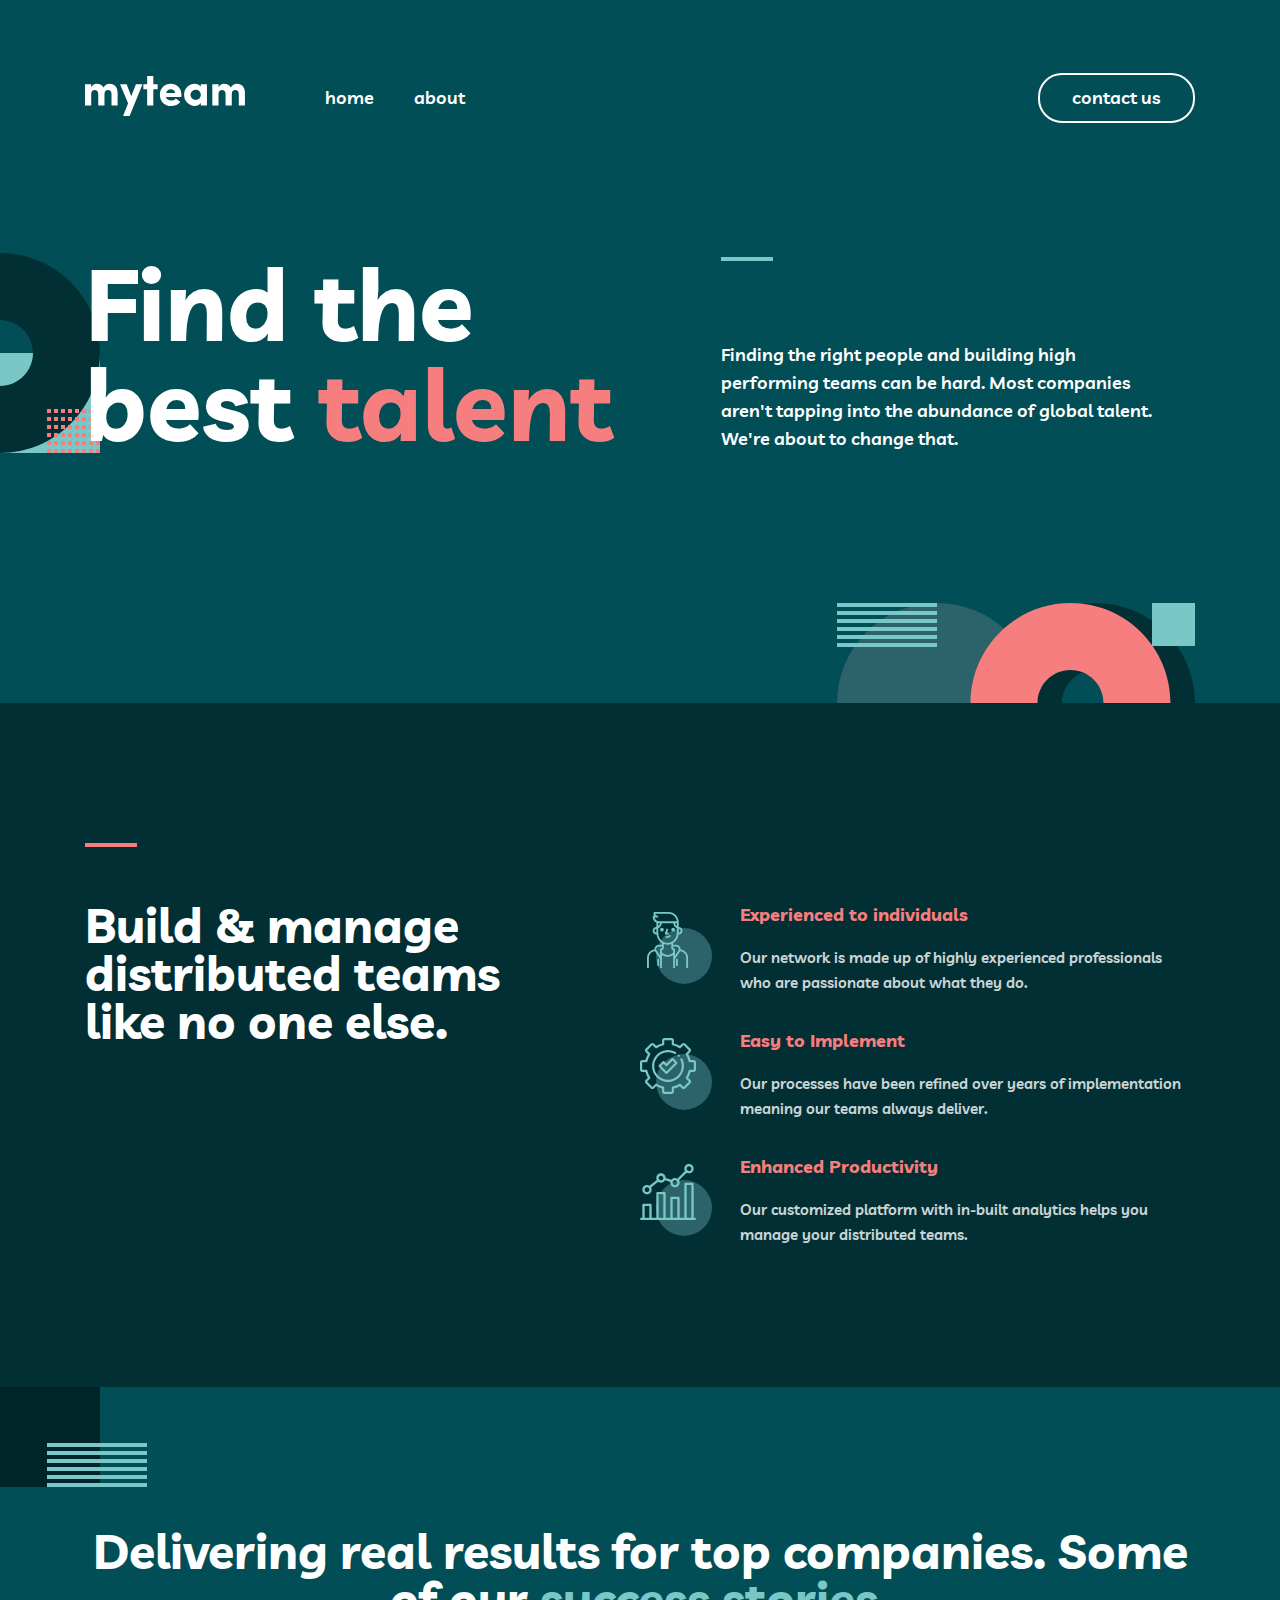
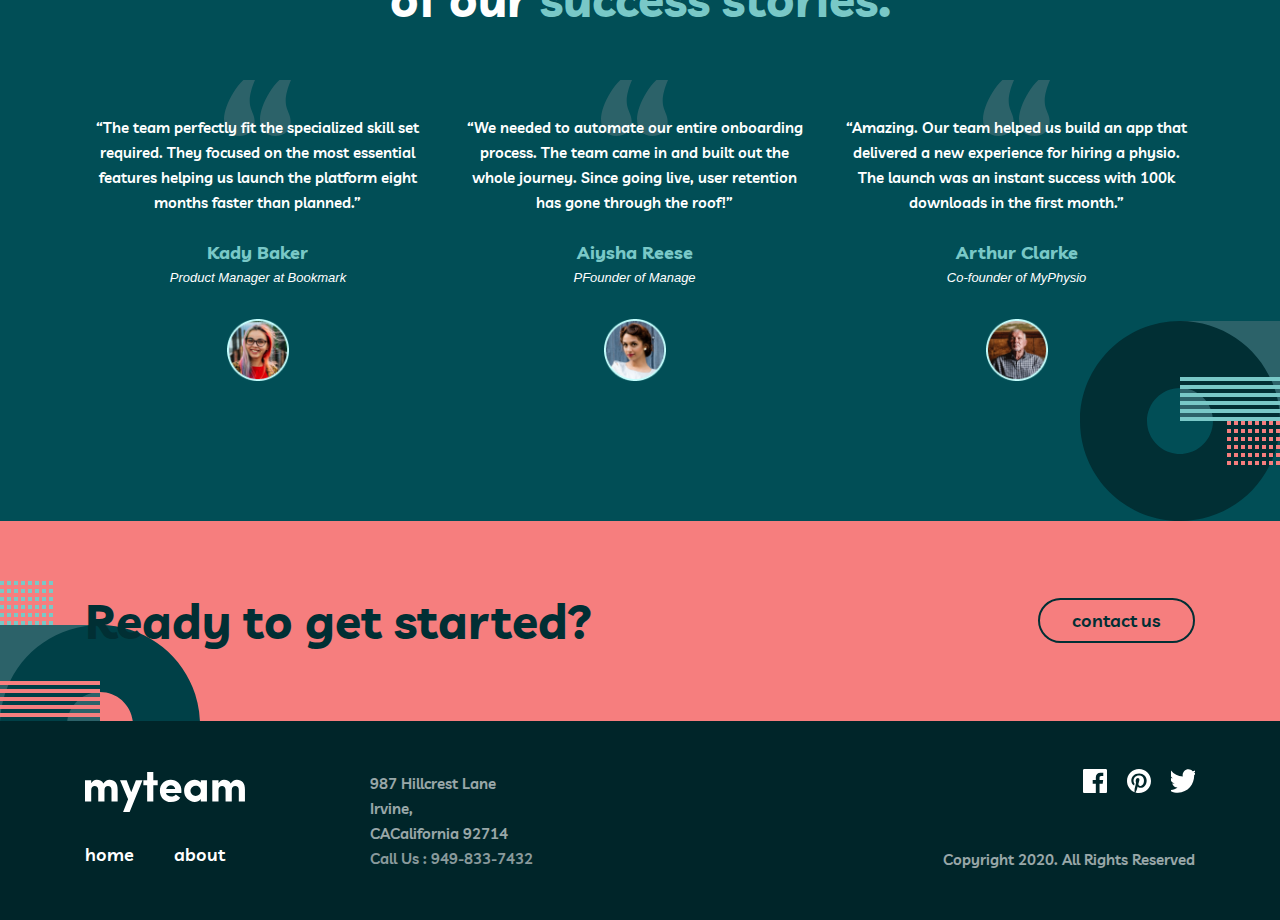
<file: index.html>
<!DOCTYPE html>
<html lang="en">

<head>
    <meta charset="UTF-8">
    <meta http-equiv="X-UA-Compatible" content="IE=edge">
    <meta name="viewport" content="width=device-width, initial-scale=1.0">
    <link rel = "icon" type = "image/png" href = "./images/myteam.svg">
    <link rel="stylesheet" href="./css/main.css">
    <title>MyTeam</title>
</head>

<body>
    <!-- Site Header Start  -->
    <header class="site-header">
        <div class="container">
            <div class="header-inner header">
                <div class="header__content">
                    <a class="header__logo--link" href="./">
                        <img class="header__img" src="./images/myteam.svg" width="160" height="40" alt="site logo">
                    </a>
                    <ol class="header__list">
                        <li class="header__item">
                            <a class="item__link" href="#">
                                home
                            </a>
                        </li>
                        <li class="header__item">
                            <a class="item__link" href="./about.html">
                                about
                            </a>
                        </li>
                    </ol>
                </div>

                <a class="sign__link" href="#link">contact us</a>
                <a class="hamburger__menu--link" href="#link">
                    <img class="hamburger__icon" src="./images/menu.svg" width="20" height="17"
                        alt="hamburger menu icon">
                </a>
            </div>
        </div>

    </header>
    <!-- Site Header End  -->
    <section class="site__hero">
        <div class="hero__section ">
            <div class="container">
                <div class="hero">
                    <div class="hero__left">
                        <h1 class="hero__title">
                            Find the best <span class="style">talent</span>
                        </h1>
                    </div>
                    <div class="hero__right">
                        <span class="line">

                        </span>
                        <p class="hero__text">
                            Finding the right people and building high performing teams can be hard. Most companies
                            aren't
                            tapping into the abundance of global talent. We're about to change that.
                        </p>
                    </div>
                </div>
            </div>
        </div>
    </section>

    <!-- Site Main Start  -->
    <main class="site-main">
        <section class="main-section">
            <div class="container">
                <div class="main__inner"> <span class="main-line"></span>
                    <div class="main-content">
                        <div class="main__left">
                            <h2 class="main__title">
                                Build & manage distributed teams like no one else.
                            </h2>
                        </div>
                        <div class="main__right">
                            <ul class="main__list">
                                <li class="main__item">
                                    <img src="./images/man.svg" width="72" height="72" alt="mens icon pictures">
                                    <div class="item__card">
                                        <h3 class="list__title">
                                            Experienced to individuals
                                        </h3>
                                        <p class="list__text">
                                            Our network is made up of highly experienced professionals who are
                                            passionate
                                            about
                                            what they do.
                                        </p>
                                    </div>
                                </li>
                                <li class="main__item">
                                    <img src="./images/settings.svg" width="72" height="72" alt="settings icon images">
                                    <div class="item__card">
                                        <h3 class="list__title">
                                            Easy to Implement
                                        </h3>
                                        <p class="list__text">
                                            Our processes have been refined over years of implementation meaning our
                                            teams
                                            always deliver.
                                        </p>
                                    </div>
                                </li>
                                <li class="main__item">
                                    <img src="./images/static.svg" width="72" height="72" alt="statics icon images">
                                    <div class="item__card">
                                        <h3 class="list__title">
                                            Enhanced Productivity
                                        </h3>
                                        <p class="list__text">
                                            Our customized platform with in-built analytics helps you manage your
                                            distributed teams.
                                        </p>
                                    </div>
                                </li>
                            </ul>
                        </div>
                    </div>
                </div>
            </div>
        </section>
    </main>
    <!-- Site Main End  -->
    <!-- article section start  -->
    <section class="site-article">
        <div class="article__section">
            <div class="container">
                <div class="article__content">
                    <div class="article__content--top">
                        <h2 class="article__top--title">
                            Delivering real results for top companies. Some of our <span
                                class="top__title--color">success
                                stories.</span>
                        </h2>
                    </div>
                    <ul class="article__list">
                        <li class="article__item">
                            <blockquote class="article__quote" cite="https://mohirdev.uz/"> “The team perfectly fit the
                                specialized
                                skill set required. They focused on the
                                most essential features helping us launch the platform eight months faster than
                                planned.”
                            </blockquote>
                            <div class="item__bottom">
                                <strong class="item__bottom--text">Kady Baker</strong>
                                <strong class="item__bottom--subtext">
                                    Product Manager at Bookmark
                                </strong>
                                <img class="article__img" src="./images/kady.png" width="62" height="62"
                                    alt="Kady Baker image">
                            </div>
                        </li>
                        <li class="article__item">
                            <blockquote class="article__quote" cite="https://mohirdev.uz/">“We needed to automate our
                                entire
                                onboarding process. The team came in and built out the whole journey. Since going live,
                                user
                                retention has gone through the roof!”
                            </blockquote>
                            <div class="item__bottom">
                                <strong class="item__bottom--text">Aiysha Reese</strong>
                                <strong class="item__bottom--subtext">
                                    PFounder of Manage
                                </strong>
                                <img class="article__img" src="./images/aisha.png" width="62" height="62"
                                    alt="Kady Baker image">
                            </div>
                        </li>
                        <li class="article__item">
                            <blockquote class="article__quote" cite="https://mohirdev.uz/">“Amazing. Our team helped us
                                build an app
                                that delivered a new experience for hiring a physio. The launch was an instant success
                                with
                                100k downloads in the first month.”
                            </blockquote>
                            <div class="item__bottom">
                                <strong class="item__bottom--text">Arthur Clarke</strong>
                                <strong class="item__bottom--subtext">
                                    Co-founder of MyPhysio
                                </strong>
                                <img class="article__img" src="./images/clark.png" width="62" height="62"
                                    alt="Kady Baker image">
                            </div>
                        </li>
                    </ul>
                </div>
            </div>
        </div>
    </section>
    <!-- article section end  -->
    <section class="site-ready">
        <div class="ready__img">
            <div class="container">
                <div class="ready-section">
                    <div class="ready__content--left">
                        <h2 class="heading">Ready to get started?</h2>
                    </div>
                    <div class="ready__content--right">
                        <a class="ready__link" href="#link">contact us</a>
                    </div>
                </div>
            </div>
        </div>
    </section>
    <!-- Site Footer Start  -->
    <footer class="site-footer">
        <div class="container">
            <div class="footer-inner footer">
                <div class="footer__content">
                    <div class="footer__content--inner">
                        <a class="footer__logo--link" href="./">
                            <img class="footer__logo--img" src="./images/myteam.svg" width="160" height="40"
                                alt="site logo">
                        </a>
                        <ul class="footer__list">
                            <li class="footer__item">
                                <a class="footer__item--link" href="./index.html">
                                    home
                                </a>
                            </li>
                            <li class="footer__item">
                                <a class="footer__item--link" href="#link">
                                    about
                                </a>
                            </li>
                        </ul>
                        <div class="content__top--none">
                            <a class="footer__img--link" href="#link">
                                <img class="footer__img" src="./images/fac.svg" width="24" height="24"
                                    alt="facebook logo icon">
                            </a>
                            <a class="footer__img--link" href="#link">
                                <img class="footer__img" src="./images/pin.svg" width="24" height="24"
                                    alt="facebook logo icon">
                            </a>
                            <a class="footer__img--link" href="#link">
                                <img class="footer__img" src="./images/twit.svg" width="24" height="24"
                                    alt="facebook logo icon">
                            </a>
                        </div>
                    </div>
                    <div class="footer__address">
                        <strong class="footer__desc">
                            987 Hillcrest Lane <br> Irvine,<br> CACalifornia 92714
                            <br> <a class="address__link" href="tel:+9498337432"> Call Us : 949-833-7432 </a>
                        </strong>
                    </div>
                </div>
                <div class="footer__content--right">
                    <div class="none">
                        <strong class="footer__desc">
                            987 Hillcrest Lane <br> Irvine,<br> CACalifornia 92714
                            <br> <a class="address__link" href="tel:+9498337432"> Call Us : 949-833-7432 </a>
                        </strong>
                    </div>
                    <div class="content__top">
                        <a class="footer__img--link" href="#link">
                            <img class="footer__img" src="./images/fac.svg" width="24" height="24"
                                alt="facebook logo icon">
                        </a>
                        <a class="footer__img--link" href="#link">
                            <img class="footer__img" src="./images/pin.svg" width="24" height="24"
                                alt="facebook logo icon">
                        </a>
                        <a class="footer__img--link" href="#link">
                            <img class="footer__img" src="./images/twit.svg" width="24" height="24"
                                alt="facebook logo icon">
                        </a>
                    </div>
                    <strong class="footer__desc">
                        Copyright 2020. All Rights Reserved
                    </strong>
                </div>
            </div>
        </div>
    </footer>
    <!-- Site Footer End  -->
</body>

</html>
</file>
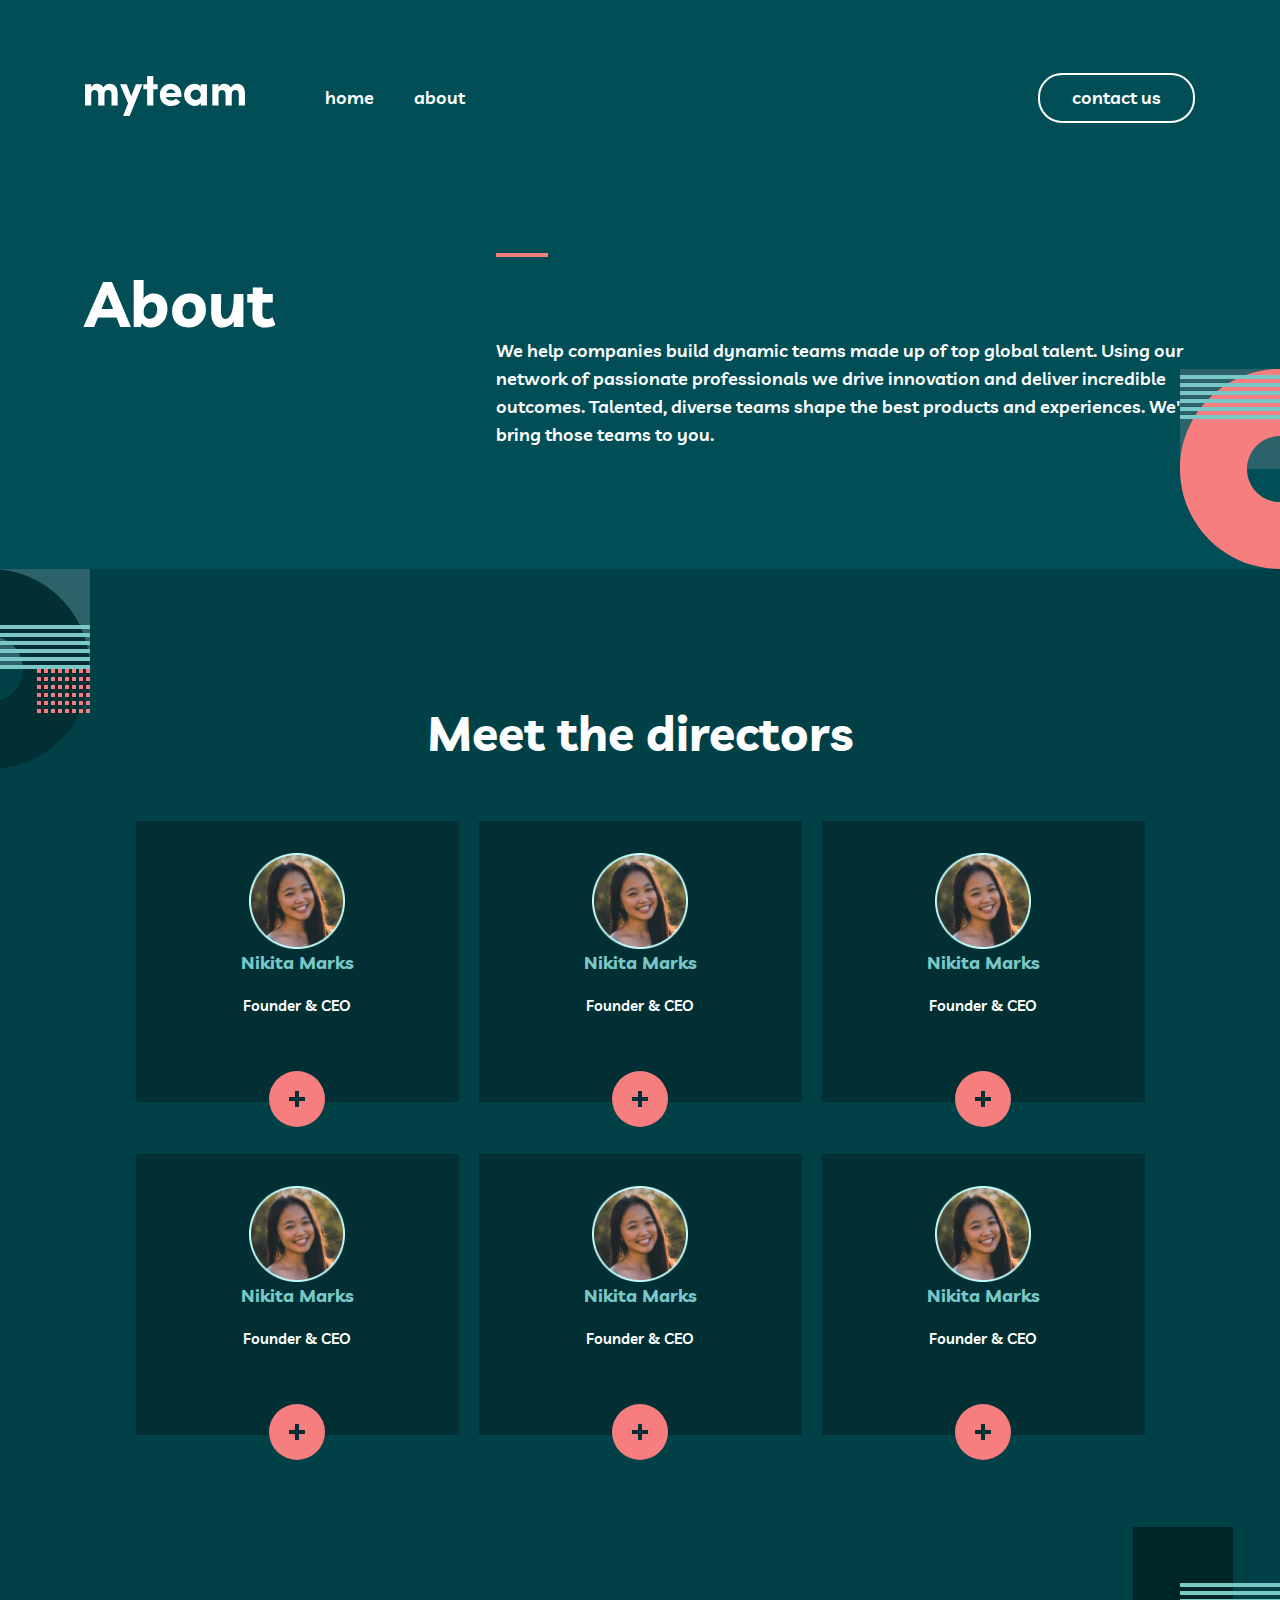
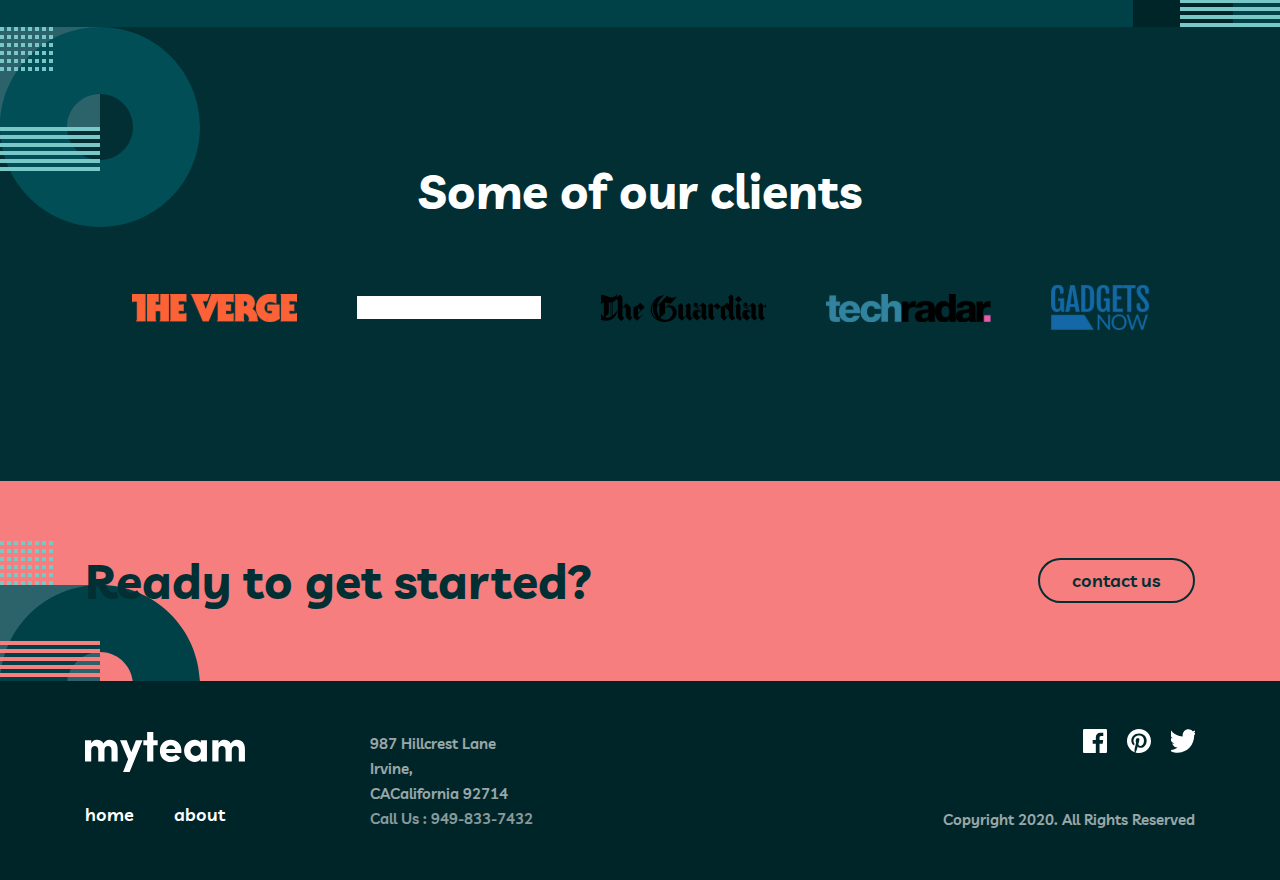
<file: about.html>
<!DOCTYPE html>
<html lang="en">

<head>
    <meta charset="UTF-8">
    <meta http-equiv="X-UA-Compatible" content="IE=edge">
    <meta name="viewport" content="width=device-width, initial-scale=1.0">
    <link rel = "icon" type = "image/png" href = "./images/myteam.svg">
    <link rel="stylesheet" href="./css/main.css">
    <title>Myteam About</title>
</head>

<body>
    <!-- Site Header Start  -->
    <header class="site-header">
        <div class="container">
            <div class="header-inner header">
                <div class="header__content">
                    <a class="header__logo--link" href="./">
                        <img class="header__img" src="./images/myteam.svg" width="160" height="40" alt="site logo">
                    </a>
                    <ol class="header__list">
                        <li class="header__item">
                            <a class="item__link" href="./">
                                home
                            </a>
                        </li>
                        <li class="header__item">
                            <a class="item__link" href="./about.html">
                                about
                            </a>
                        </li>
                    </ol>
                </div>

                <a class="sign__link" href="#link">contact us</a>
                <a class="hamburger__menu--link" href="#link">
                    <img class="hamburger__icon" src="./images/menu.svg" width="20" height="17"
                        alt="hamburger menu icon">
                </a>
            </div>
        </div>

    </header>
    <!-- Site Header End  -->
    <section class="site__hero">
        <div class="hero__section about__section">
            <div class="container">
                <div class="hero about__hero">
                    <div class="hero__left about__left">
                        <h1 class="hero__title caption">
                            About
                        </h1>
                    </div>
                    <div class="about__right">
                        <span class="line color__span">

                        </span>
                        <p class="hero__text">
                            We help companies build dynamic teams made up of top global talent. Using our network of
                            passionate professionals we drive innovation and deliver incredible outcomes. Talented,
                            diverse teams shape the best products and experiences. We'll bring those teams to you.
                        </p>
                    </div>
                </div>
            </div>
        </div>
    </section>
    <!-- article section end  -->
    <!-- meet section about page start  -->
    <section class="site-meet">
        <div class="meet-section">
            <div class="container">
                <div class="meet__content">
                    <h2 class="meet__title">
                        Meet the directors
                    </h2>
                    <ul class="meet__list">
                        <li class="meet__item">
                            <img class="item__img" src="./images/Oval.png" width="96" height="96" alt="Nikita Marks">
                            <h3 class="meet__sub--title">
                                Nikita Marks
                            </h3>
                            <p class="item__text">
                               Founder & CEO
                            </p>
                            <svg class="plus-img" width="56" height="56" viewBox="0 0 56 56" 
                                xmlns="http://www.w3.org/2000/svg">
                                <circle cx="28" cy="28" r="28" fill="#F67E7E" />
                                <path fill-rule="evenodd" clip-rule="evenodd"
                                    d="M30 20H26V26H20V30H26V36H30V30H36V26H30V20Z" fill="#012F34" />
                            </svg>
                        </li>
                        <li class="meet__item">
                            <img class="item__img" src="./images/Oval.png" width="96" height="96" alt="Nikita Marks">
                            <h3 class="meet__sub--title">
                                Nikita Marks
                            </h3>
                            <p class="item__text">
                               Founder & CEO
                            </p>
                            <svg class="plus-img" width="56" height="56" viewBox="0 0 56 56" 
                                xmlns="http://www.w3.org/2000/svg">
                                <circle cx="28" cy="28" r="28" fill="#F67E7E" />
                                <path fill-rule="evenodd" clip-rule="evenodd"
                                    d="M30 20H26V26H20V30H26V36H30V30H36V26H30V20Z" fill="#012F34" />
                            </svg>
                        </li>
                        <li class="meet__item">
                            <img class="item__img" src="./images/Oval.png" width="96" height="96" alt="Nikita Marks">
                            <h3 class="meet__sub--title">
                                Nikita Marks
                            </h3>
                            <p class="item__text">
                               Founder & CEO
                            </p>
                            <svg class="plus-img" width="56" height="56" viewBox="0 0 56 56" 
                                xmlns="http://www.w3.org/2000/svg">
                                <circle cx="28" cy="28" r="28" fill="#F67E7E" />
                                <path fill-rule="evenodd" clip-rule="evenodd"
                                    d="M30 20H26V26H20V30H26V36H30V30H36V26H30V20Z" fill="#012F34" />
                            </svg>
                        </li>
                        <li class="meet__item">
                            <img class="item__img" src="./images/Oval.png" width="96" height="96" alt="Nikita Marks">
                            <h3 class="meet__sub--title">
                                Nikita Marks
                            </h3>
                            <p class="item__text">
                               Founder & CEO
                            </p>
                            <svg class="plus-img" width="56" height="56" viewBox="0 0 56 56" 
                                xmlns="http://www.w3.org/2000/svg">
                                <circle cx="28" cy="28" r="28" fill="#F67E7E" />
                                <path fill-rule="evenodd" clip-rule="evenodd"
                                    d="M30 20H26V26H20V30H26V36H30V30H36V26H30V20Z" fill="#012F34" />
                            </svg>
                        </li>
                        <li class="meet__item">
                            <img class="item__img" src="./images/Oval.png" width="96" height="96" alt="Nikita Marks">
                            <h3 class="meet__sub--title">
                                Nikita Marks
                            </h3>
                            <p class="item__text">
                               Founder & CEO
                            </p>
                            <svg class="plus-img" width="56" height="56" viewBox="0 0 56 56" 
                                xmlns="http://www.w3.org/2000/svg">
                                <circle cx="28" cy="28" r="28" fill="#F67E7E" />
                                <path fill-rule="evenodd" clip-rule="evenodd"
                                    d="M30 20H26V26H20V30H26V36H30V30H36V26H30V20Z" fill="#012F34" />
                            </svg>
                        </li>
                        <li class="meet__item">
                            <img class="item__img" src="./images/Oval.png" width="96" height="96" alt="Nikita Marks">
                            <h3 class="meet__sub--title">
                                Nikita Marks
                            </h3>
                            <p class="item__text">
                               Founder & CEO
                            </p>
                            <svg class="plus-img" width="56" height="56" viewBox="0 0 56 56" 
                                xmlns="http://www.w3.org/2000/svg">
                                <circle cx="28" cy="28" r="28" fill="#F67E7E" />
                                <path fill-rule="evenodd" clip-rule="evenodd"
                                    d="M30 20H26V26H20V30H26V36H30V30H36V26H30V20Z" fill="#012F34" />
                            </svg>
                        </li>
                    </ul>
                </div>
            </div>
        </div>
    </section>
    <!-- about page client section start  -->
    <section class="site-client">
    <div class="client-section">
        <div class="container">
            <div class="client__content">
                <div class="client__content--top">
                    <h2 class="client__title">Some of our clients</h2>
                </div>
                <div class="client__logo">
                    <img class="client-img" src="./images/ob1.svg" width="165" height="28" alt="client company logo">
                    <img class="client-img" src="./images/ob2.svg" width="184" height="23" alt="client company logo">
                    <img class="client-img" src="./images/ob3.png" width="165" height="28" alt="client company logo">
                    <img class="client-img" src="./images/ob4.svg" width="165" height="28" alt="client company logo">
                    <img class="client-img" src="./images/ob5.svg" width="98" height="45" alt="client company logo">
                </div>
            </div>
        </div>
    </div>
    </section>
    <!-- about page client section end  -->
    <!-- meet section about page end -->
    <section class="site-ready">
        <div class="ready__img">
            <div class="container">
                <div class="ready-section">
                    <div class="ready__content--left">
                        <h2 class="heading">Ready to get started?</h2>
                    </div>
                    <div class="ready__content--right">
                        <a class="ready__link" href="#link">contact us</a>
                    </div>
                </div>
            </div>
        </div>
    </section>
    <!-- Site Footer Start  -->
    <footer class="site-footer">
        <div class="container">
            <div class="footer-inner footer">
                <div class="footer__content">
                    <div class="footer__content--inner">
                        <a class="footer__logo--link" href="./">
                            <img class="footer__logo--img" src="./images/myteam.svg" width="160" height="40"
                                alt="site logo">
                        </a>
                        <ul class="footer__list">
                            <li class="footer__item">
                                <a class="footer__item--link" href="./index.html">
                                    home
                                </a>
                            </li>
                            <li class="footer__item">
                                <a class="footer__item--link" href="#link">
                                    about
                                </a>
                            </li>
                        </ul>
                        <div class="content__top--none">
                            <a class="footer__img--link" href="#link">
                                <img class="footer__img" src="./images/fac.svg" width="24" height="24"
                                    alt="facebook logo icon">
                            </a>
                            <a class="footer__img--link" href="#link">
                                <img class="footer__img" src="./images/pin.svg" width="24" height="24"
                                    alt="facebook logo icon">
                            </a>
                            <a class="footer__img--link" href="#link">
                                <img class="footer__img" src="./images/twit.svg" width="24" height="24"
                                    alt="facebook logo icon">
                            </a>
                        </div>
                    </div>
                    <div class="footer__address">
                        <strong class="footer__desc">
                            987 Hillcrest Lane <br> Irvine,<br> CACalifornia 92714
                            <br> <a class="address__link" href="tel:+9498337432"> Call Us : 949-833-7432 </a>
                        </strong>
                    </div>
                </div>
                <div class="footer__content--right">
                    <div class="none">
                        <strong class="footer__desc">
                            987 Hillcrest Lane <br> Irvine,<br> CACalifornia 92714
                            <br> <a class="address__link" href="tel:+9498337432"> Call Us : 949-833-7432 </a>
                        </strong>
                    </div>
                    <div class="content__top">
                        <a class="footer__img--link" href="#link">
                            <img class="footer__img" src="./images/fac.svg" width="24" height="24"
                                alt="facebook logo icon">
                        </a>
                        <a class="footer__img--link" href="#link">
                            <img class="footer__img" src="./images/pin.svg" width="24" height="24"
                                alt="facebook logo icon">
                        </a>
                        <a class="footer__img--link" href="#link">
                            <img class="footer__img" src="./images/twit.svg" width="24" height="24"
                                alt="facebook logo icon">
                        </a>
                    </div>
                    <strong class="footer__desc">
                        Copyright 2020. All Rights Reserved
                    </strong>
                </div>
            </div>
        </div>
    </footer>
    <!-- Site Footer End  -->

</body>

</html>
</file>
<file: css/main.css>
/* livvic-600 - latin */
@font-face {
  font-family: "Livvic";
  font-style: normal;
  font-weight: 600;
  src: local(""), url("../fonts/livvic-v13-latin-600.woff2") format("woff2"), url("../fonts/livvic-v13-latin-600.woff") format("woff"); /* Chrome 6+, Firefox 3.6+, IE 9+, Safari 5.1+ */
}
/* livvic-700 - latin */
@font-face {
  font-family: "Livvic";
  font-style: normal;
  font-weight: 700;
  src: local(""), url("../fonts/livvic-v13-latin-700.woff2") format("woff2"), url("../fonts/livvic-v13-latin-700.woff") format("woff"); /* Chrome 6+, Firefox 3.6+, IE 9+, Safari 5.1+ */
}
/*! normalize.css v8.0.1 | MIT License | github.com/necolas/normalize.css */
/* Document
   ========================================================================== */
/**
 * 1. Correct the line height in all browsers.
 * 2. Prevent adjustments of font size after orientation changes in iOS.
 */
html {
  line-height: 1.15; /* 1 */
  -webkit-text-size-adjust: 100%; /* 2 */
}

/* Sections
   ========================================================================== */
/**
 * Remove the margin in all browsers.
 */
body {
  margin: 0;
}

/**
 * Render the `main` element consistently in IE.
 */
main {
  display: block;
}

/**
 * Correct the font size and margin on `h1` elements within `section` and
 * `article` contexts in Chrome, Firefox, and Safari.
 */
h1 {
  font-size: 2em;
  margin: 0.67em 0;
}

/* Grouping content
   ========================================================================== */
/**
 * 1. Add the correct box sizing in Firefox.
 * 2. Show the overflow in Edge and IE.
 */
hr {
  box-sizing: content-box; /* 1 */
  height: 0; /* 1 */
  overflow: visible; /* 2 */
}

/**
 * 1. Correct the inheritance and scaling of font size in all browsers.
 * 2. Correct the odd `em` font sizing in all browsers.
 */
pre {
  font-family: monospace, monospace; /* 1 */
  font-size: 1em; /* 2 */
}

/* Text-level semantics
   ========================================================================== */
/**
 * Remove the gray background on active links in IE 10.
 */
a {
  background-color: transparent;
}

/**
 * 1. Remove the bottom border in Chrome 57-
 * 2. Add the correct text decoration in Chrome, Edge, IE, Opera, and Safari.
 */
abbr[title] {
  border-bottom: none; /* 1 */
  text-decoration: underline; /* 2 */
  -webkit-text-decoration: underline dotted;
          text-decoration: underline dotted; /* 2 */
}

/**
 * Add the correct font weight in Chrome, Edge, and Safari.
 */
b,
strong {
  font-weight: bolder;
}

/**
 * 1. Correct the inheritance and scaling of font size in all browsers.
 * 2. Correct the odd `em` font sizing in all browsers.
 */
code,
kbd,
samp {
  font-family: monospace, monospace; /* 1 */
  font-size: 1em; /* 2 */
}

/**
 * Add the correct font size in all browsers.
 */
small {
  font-size: 80%;
}

/**
 * Prevent `sub` and `sup` elements from affecting the line height in
 * all browsers.
 */
sub,
sup {
  font-size: 75%;
  line-height: 0;
  position: relative;
  vertical-align: baseline;
}

sub {
  bottom: -0.25em;
}

sup {
  top: -0.5em;
}

/* Embedded content
   ========================================================================== */
/**
 * Remove the border on images inside links in IE 10.
 */
img {
  border-style: none;
}

/* Forms
   ========================================================================== */
/**
 * 1. Change the font styles in all browsers.
 * 2. Remove the margin in Firefox and Safari.
 */
button,
input,
optgroup,
select,
textarea {
  font-family: inherit; /* 1 */
  font-size: 100%; /* 1 */
  line-height: 1.15; /* 1 */
  margin: 0; /* 2 */
}

/**
 * Show the overflow in IE.
 * 1. Show the overflow in Edge.
 */
button,
input { /* 1 */
  overflow: visible;
}

/**
 * Remove the inheritance of text transform in Edge, Firefox, and IE.
 * 1. Remove the inheritance of text transform in Firefox.
 */
button,
select { /* 1 */
  text-transform: none;
}

/**
 * Correct the inability to style clickable types in iOS and Safari.
 */
button,
[type=button],
[type=reset],
[type=submit] {
  -webkit-appearance: button;
}

/**
 * Remove the inner border and padding in Firefox.
 */
button::-moz-focus-inner,
[type=button]::-moz-focus-inner,
[type=reset]::-moz-focus-inner,
[type=submit]::-moz-focus-inner {
  border-style: none;
  padding: 0;
}

/**
 * Restore the focus styles unset by the previous rule.
 */
button:-moz-focusring,
[type=button]:-moz-focusring,
[type=reset]:-moz-focusring,
[type=submit]:-moz-focusring {
  outline: 1px dotted ButtonText;
}

/**
 * Correct the padding in Firefox.
 */
fieldset {
  padding: 0.35em 0.75em 0.625em;
}

/**
 * 1. Correct the text wrapping in Edge and IE.
 * 2. Correct the color inheritance from `fieldset` elements in IE.
 * 3. Remove the padding so developers are not caught out when they zero out
 *    `fieldset` elements in all browsers.
 */
legend {
  box-sizing: border-box; /* 1 */
  color: inherit; /* 2 */
  display: table; /* 1 */
  max-width: 100%; /* 1 */
  padding: 0; /* 3 */
  white-space: normal; /* 1 */
}

/**
 * Add the correct vertical alignment in Chrome, Firefox, and Opera.
 */
progress {
  vertical-align: baseline;
}

/**
 * Remove the default vertical scrollbar in IE 10+.
 */
textarea {
  overflow: auto;
}

/**
 * 1. Add the correct box sizing in IE 10.
 * 2. Remove the padding in IE 10.
 */
[type=checkbox],
[type=radio] {
  box-sizing: border-box; /* 1 */
  padding: 0; /* 2 */
}

/**
 * Correct the cursor style of increment and decrement buttons in Chrome.
 */
[type=number]::-webkit-inner-spin-button,
[type=number]::-webkit-outer-spin-button {
  height: auto;
}

/**
 * 1. Correct the odd appearance in Chrome and Safari.
 * 2. Correct the outline style in Safari.
 */
[type=search] {
  -webkit-appearance: textfield; /* 1 */
  outline-offset: -2px; /* 2 */
}

/**
 * Remove the inner padding in Chrome and Safari on macOS.
 */
[type=search]::-webkit-search-decoration {
  -webkit-appearance: none;
}

/**
 * 1. Correct the inability to style clickable types in iOS and Safari.
 * 2. Change font properties to `inherit` in Safari.
 */
::-webkit-file-upload-button {
  -webkit-appearance: button; /* 1 */
  font: inherit; /* 2 */
}

/* Interactive
   ========================================================================== */
/*
 * Add the correct display in Edge, IE 10+, and Firefox.
 */
details {
  display: block;
}

/*
 * Add the correct display in all browsers.
 */
summary {
  display: list-item;
}

/* Misc
   ========================================================================== */
/**
 * Add the correct display in IE 10+.
 */
template {
  display: none;
}

/**
 * Add the correct display in IE 10.
 */
[hidden] {
  display: none;
}

* {
  box-sizing: border-box;
}

body {
  margin: 0;
  padding: 0;
  font-family: "Livvic", sans-serif;
  background: #014E56;
}

img {
  -o-object-fit: cover;
     object-fit: cover;
}

.visually-hidden {
  position: absolute;
  width: 1px;
  height: 1px;
  margin: -1px;
  padding: 0;
  overflow: hidden;
  border: 0;
  clip: rect(0 0 0 0);
}

.container {
  margin: 0 auto;
  padding: 0 20px;
  max-width: 1150px;
}

.site-header {
  margin: 0;
  padding: 73px 0px 130px;
}

.header-inner {
  margin: 0;
  padding: 0;
  max-width: 1150px;
  display: flex;
  justify-content: space-between;
  align-items: center;
}

.header__content {
  display: flex;
  justify-content: space-between;
  align-items: center;
}

.header__list {
  margin: 0 0 0 80px;
  padding: 0;
  display: flex;
  justify-content: space-between;
  align-items: center;
  list-style: none;
}

.header__item .item__link {
  margin: 0;
  padding: 0;
  font-weight: 600;
  font-size: 18px;
  line-height: 28px;
  color: #FFFFFF;
  text-decoration: none;
}

.header__item + .header__item {
  margin-left: 40px;
}

.sign__link {
  margin: 0;
  padding: 9px 32px;
  box-sizing: border-box;
  border: 2px solid #FFFFFF;
  border-radius: 24px;
  text-decoration: none;
  font-weight: 600;
  font-size: 18px;
  line-height: 28px;
  color: #FFFFFF;
  transition: all 0.5s;
}

.sign__link:hover {
  background-color: #fff;
  color: #012F34;
  border: 2px solid #012F34;
}

.sign__link:active {
  background-color: #012F34;
  color: #fff;
  border: 2px solid #012F34;
  opacity: 0.25;
}

.hamburger__menu--link {
  text-decoration: none;
  display: none;
}

@media screen and (max-width: 910px) {
  .site-header {
    margin: 0;
    padding: 64px 0px 123px;
  }
}
@media screen and (max-width: 610px) {
  .container {
    padding: 0 24px;
  }
  .header__list {
    margin: 0;
    padding: 0;
    position: absolute;
    top: 90px;
    left: 0;
    z-index: 5;
    width: 100%;
    display: none;
    flex-direction: column;
    align-items: center;
    background-color: #012F34;
    opacity: 0.8;
  }
  .active {
    display: flex;
  }
  .header__item {
    padding: 20px 0;
  }
  .item__link:hover {
    color: aqua;
  }
  .header__item + .header__item {
    margin: 0;
    padding: 20px 0;
  }
  .sign__link {
    display: none;
  }
  .site-header {
    padding: 48px 0 80px 0;
  }
  .hamburger__menu--link {
    display: block;
  }
}
.site-main {
  margin: 0;
  padding: 0;
  background: #012F34;
}

.main-section {
  position: relative;
  margin: 0;
  padding: 140px 0;
}

.main-section::after {
  position: absolute;
  width: 240px;
  height: 200px;
  background-size: 100%;
  background-image: url(../images/section3.svg);
  background-repeat: no-repeat;
  background-position-x: right;
  background-position-y: bottom;
}

.main-line {
  margin: 0;
  width: 52px;
  height: 4px;
  display: block;
  background: #F67E7E;
}

.main-content {
  margin: 0;
  padding: 54px 0 0 0;
  max-width: 1150px;
  display: flex;
  justify-content: space-between;
  align-items: flex-start;
}

.main__left {
  width: 40%;
}

.main__title {
  margin: 0;
  padding: 0;
  font-weight: 700;
  font-size: 48px;
  line-height: 48px;
  color: #FFFFFF;
}

.main__right {
  margin: 0;
  padding: 0;
  width: 50%;
}

.main__list {
  margin: 0;
  padding: 0;
  list-style: none;
  display: flex;
  flex-direction: column;
  align-items: flex-start;
}

.main__item {
  margin: 0;
  padding: 0;
  display: flex;
  justify-content: space-between;
  align-items: center;
}

.item__card {
  margin: 0 0 0 28px;
  padding: 0;
  display: flex;
  flex-direction: column;
}

.main__item + .main__item {
  padding-top: 32px;
}

.list__title {
  margin: 0 0 16px 0;
  padding: 0;
  font-weight: 700;
  font-size: 18px;
  line-height: 28px;
  color: #F67E7E;
}

.list__text {
  margin: 0;
  padding: 0;
  font-weight: 600;
  font-size: 15px;
  line-height: 25px;
  color: #FFFFFF;
  opacity: 0.8;
}

@media only screen and (max-width: 910px) {
  .main-section {
    padding: 140px 0;
    background-position: top right;
  }
  .container {
    padding: 0 24px;
  }
  .main-content {
    padding: 32px 0 0 0;
    display: flex;
    flex-direction: column;
    align-items: flex-start;
  }
  .main__left {
    width: 50%;
  }
  .main__right {
    width: 90%;
  }
  .item__card {
    margin: 0;
    padding: 0;
  }
  .list__title {
    margin-bottom: 16px;
    font-size: 18px;
    line-height: 28px;
  }
  .list__text {
    font-size: 15px;
    line-height: 25px;
  }
  .main__title {
    margin-bottom: 64px;
    font-size: 32px;
    line-height: 32px;
  }
}
@media screen and (max-width: 610px) {
  .main-section {
    padding: 64px 0;
    background-position: top right;
  }
  .main__left {
    width: 80%;
  }
  .item__card {
    margin: 0;
    padding: 0;
  }
  .main__right {
    width: 90%;
  }
  .main__item {
    flex-direction: column;
    text-align: center;
  }
  .item__card {
    flex-direction: column;
  }
  .main__title {
    margin-bottom: 56px;
  }
}
.site__hero {
  position: relative;
  margin: 0;
  padding: 0 0 0px 0;
}

.hero__section {
  margin: 0;
  padding: 0 0 0px 0;
  background-image: url(../images/hero.svg);
  background-repeat: no-repeat;
  background-position-x: -100px;
  background-position-y: 0px;
}

.about__section {
  position: relative;
  background-image: none;
}

.about__section::after {
  position: absolute;
  content: " ";
  width: 200px;
  height: 200px;
  margin: auto 0;
  right: 0;
  bottom: 0;
  background-image: url(../images/abou.svg);
  background-repeat: no-repeat;
  background-size: 100%;
  background-position-x: 100px;
}

.hero {
  position: relative;
  margin: 0;
  padding: 0 0 250px 0;
  max-width: 1150px;
  display: flex;
  justify-content: space-between;
  align-items: flex-end;
  background-image: url(../images/hero2.svg);
  background-repeat: no-repeat;
  background-position-x: right;
  background-position-y: 350px;
}

.about__hero {
  padding-bottom: 120px;
  background-image: none;
  display: flex;
  justify-content: space-between;
  align-items: flex-start;
}

.hero__left {
  width: 49%;
}

.about__left {
  width: 30%;
}

.about__right {
  margin: 0;
  width: 63%;
}

.hero__title {
  margin: 0;
  padding: 0;
  font-family: "Livvic";
  font-style: normal;
  font-weight: 700;
  font-size: 100px;
  line-height: 100px;
  color: #FFFFFF;
}

.caption {
  font-size: 64px;
}

.style {
  color: #F67E7E;
}

.hero__right {
  margin: 0 30px 0 30px;
  padding: 0;
  width: 40%;
}

.hero__text {
  margin: 0;
  padding: 0;
  font-weight: 600;
  font-size: 18px;
  line-height: 28px;
  color: #FFFFFF;
}

.line {
  margin: 0 0 80px 0;
  padding: 0;
  display: block;
  width: 52px;
  height: 4px;
  background-color: #79C8C7;
}

.color__span {
  background: #F67E7E;
}

@media screen and (max-width: 987px) {
  .hero__right {
    align-items: center;
  }
  .hero {
    background-position-y: 450px;
  }
}
@media only screen and (max-width: 910px) {
  .hero__section {
    background-image: none;
  }
  .hero {
    margin: 0;
    background-position-y: 320px;
    background-position-x: center;
    flex-direction: column;
    align-items: center;
    text-align: center;
  }
  .hero__left {
    width: 80%;
  }
  .hero__right {
    width: 80%;
  }
  .hero__title {
    margin: 0 0 24px 0;
    font-size: 64px;
    line-height: 56px;
  }
  .line {
    display: none;
  }
}
@media screen and (max-width: 610px) {
  .hero__section {
    background-image: none;
  }
  .hero__left {
    width: 80%;
  }
  .hero__right {
    width: 80%;
  }
  .hero__title {
    margin-bottom: 18px;
    font-size: 40px;
    line-height: 40px;
    text-align: center;
  }
  .hero {
    padding-bottom: 197px;
    width: 100%;
    align-items: center;
    background-position-x: center;
    background-position-y: 310px;
  }
  .hero__text {
    font-size: 15px;
    line-height: 28px;
    text-align: center;
  }
}
.site-article {
  margin: 0;
  padding: 0;
}

.article__section {
  margin: 0;
  padding: 140px 0;
  background-image: url(../../images/article1.svg), url(../../images/article2.svg);
  background-repeat: no-repeat;
  background-position: top left, bottom right;
}

.article__content {
  margin: 0;
  padding: 0;
  max-width: 1150px;
  display: flex;
  flex-direction: column;
  align-items: center;
  justify-content: space-between;
}

.article__content--top {
  margin: 0 0 0px 0;
  padding: 0;
}

.article__top--title {
  margin: 0;
  padding: 0;
  font-weight: 700;
  font-size: 48px;
  line-height: 48px;
  text-align: center;
  color: #FFFFFF;
}

.top__title--color {
  color: #79C8C7;
}

.article__list {
  margin: 0;
  padding: 0;
  display: flex;
  justify-content: space-between;
  align-items: flex-start;
  list-style: none;
}

.article__item {
  margin: 0;
  padding: 92px 0 0px 0;
  display: flex;
  flex-direction: column;
  align-items: center;
  background-image: url(../../images/quote.svg);
  background-repeat: no-repeat;
  background-position-x: center;
  background-position-y: 57px;
}

.article__item + .article__item {
  margin-left: 30px;
}

.item__bottom {
  display: flex;
  flex-direction: column;
  align-items: center;
}

.article__quote {
  margin: 0 0 24px 0;
  padding: 0;
  font-weight: 600;
  font-size: 15px;
  line-height: 25px;
  text-align: center;
  color: #FFFFFF;
}

.item__bottom--text {
  margin: 0 0 2px 0;
  padding: 0;
  font-weight: 700;
  font-size: 18px;
  line-height: 28px;
  text-align: center;
  color: #79C8C7;
}

.item__bottom--subtext {
  margin: 0 0 32px 0;
  padding: 0;
  font-family: sans-serif;
  font-style: italic;
  font-weight: 500;
  font-size: 13px;
  line-height: 18px;
  text-align: center;
  color: #FFFFFF;
}

@media only screen and (max-width: 910px) {
  .article__content {
    flex-direction: column;
    align-items: center;
    width: 100%;
  }
  .article__item {
    padding-bottom: 84px;
  }
  .article__quote {
    margin-bottom: 16px;
  }
  .article__list {
    flex-direction: column;
    align-items: center;
    text-align: center;
  }
  .article__item + .article__item {
    margin: 0;
    margin-top: 84px;
  }
  .article__top--title {
    font-size: 32px;
    line-height: 32px;
  }
}
.site-ready {
  margin: 0;
  padding: 0;
  background: #F67E7E;
}

.ready__img {
  padding: 76px 0;
  background-image: url(../../images/ready.svg);
  background-repeat: no-repeat;
  background-position-x: left;
  background-position-y: 60px;
}

.ready-section {
  margin: 0 auto;
  padding: 0;
  max-width: 1150px;
  display: flex;
  justify-content: space-between;
  align-items: center;
}

.heading {
  margin: 0;
  padding: 0;
  font-weight: 700;
  font-size: 48px;
  line-height: 48px;
  color: #012F34;
}

.ready__content--left {
  margin: 0;
  padding: 0;
}

.ready__content--right {
  margin: 0;
  padding: 0;
}

.ready__link {
  margin: 0;
  padding: 9px 32px;
  border: 2px solid #012F34;
  border-radius: 24px;
  font-weight: 600;
  font-size: 18px;
  line-height: 28px;
  color: #012F34;
  box-sizing: border-box;
  text-decoration: none;
  transition: all 0.5s ease-in-out;
}

.ready__link:hover {
  border: 2px solid #fff;
  background: #fff;
}

.ready__link:active {
  background: #012F34;
  color: #fff;
  border: 2px solid #012F34;
}

@media screen and (max-width: 910px) {
  .ready-section {
    width: 100%;
  }
  .ready__content--left {
    display: flex;
    flex-direction: column;
    justify-content: center;
    align-items: center;
    margin-right: 84px;
  }
  .heading {
    font-size: 32px;
    line-height: 32px;
  }
}
@media screen and (max-width: 610px) {
  .ready-section {
    flex-direction: column;
    text-align: center;
  }
  .ready__content--left {
    margin: 0;
    text-align: center;
    margin-bottom: 24px;
  }
  .ready__content--right {
    margin: 0;
    text-align: center;
  }
}
.site-meet {
  margin: 0;
  padding: 0;
}

.meet-section {
  position: relative;
  margin: 0;
  padding: 140px 0;
  background-color: #004047;
  background-image: url(../../images/copy.svg);
  background-repeat: no-repeat;
  background-position: right bottom;
}

.meet-section::before {
  position: absolute;
  content: " ";
  top: 0;
  left: 0px;
  width: 200px;
  height: 200px;
  background-image: url(../../images/bout.svg);
  background-repeat: no-repeat;
  background-size: 100%;
  background-position-x: -110px;
}

.meet__content {
  margin: 0 auto;
  padding: 0;
  display: flex;
  flex-direction: column;
  justify-content: space-between;
  align-items: center;
  text-align: center;
}

.meet__title {
  margin: 0 0 64px 0;
  padding: 0;
  font-weight: 700;
  font-size: 48px;
  line-height: 48px;
  text-align: center;
  color: #FFFFFF;
}

.meet__list {
  margin: 0;
  padding: 0;
  max-width: 1150px;
  display: flex;
  flex-wrap: wrap;
  justify-content: center;
  list-style: none;
  gap: 0px;
}

.meet__item {
  position: relative;
  margin: 0 10px 52px 10px;
  padding: 32px 105px 56px;
  max-width: 350px;
  display: flex;
  flex-direction: column;
  align-items: center;
  justify-content: center;
  background-color: #012F34;
}

.meet__sub--title {
  margin: 0 0 16px 0;
  padding: 0;
  font-weight: 700;
  font-size: 18px;
  line-height: 28px;
  text-align: center;
  color: #79C8C7;
}

.item__text {
  margin: 0 0 28px 0;
  padding: 0;
  font-size: 15px;
  line-height: 25px;
  text-align: center;
  color: #FFFFFF;
}

.plus-img {
  position: absolute;
  top: 250px;
}

@media screen and (max-width: 1082px) {
  .meet__list {
    max-width: 100%;
  }
  .meet__item {
    max-width: 30%;
    padding: 32px 80px 56px;
  }
  .plus-img {
    top: 250px;
  }
}
@media screen and (max-width: 1060px) {
  .meet__list {
    max-width: 100%;
  }
  .meet__item {
    max-width: 31%;
    padding: 32px 80px 56px;
  }
  .plus-img {
    top: 250px;
  }
}
@media screen and (max-width: 960px) {
  .meet__item {
    max-width: 32%;
    padding: 32px 77px 56px;
  }
  .main__title {
    font-size: 32px;
    line-height: 32px;
  }
}
@media screen and (max-width: 892px) {
  .meet__list {
    max-width: 100%;
  }
  .meet__item {
    max-width: 45%;
    padding: 32px 74px 56px;
  }
}
@media screen and (max-width: 635px) {
  .meet__list {
    max-width: 100%;
  }
  .meet__item {
    max-width: 90%;
    padding: 32px 100px 56px;
  }
  .plus-img {
    top: 250px;
  }
}
@media screen and (max-width: 395px) {
  .plus-img {
    top: 302px;
  }
}
.site-client {
  margin: 0;
  padding: 0;
}

.client-section {
  position: relative;
  margin: 0;
  padding: 140px 0 151px 0;
  background: #012F34;
}

.client-section::before {
  position: absolute;
  content: " ";
  width: 200px;
  height: 200px;
  top: 0;
  left: 0;
  background-image: url(../../images/clien.svg);
  background-repeat: no-repeat;
  background-position-y: 0;
}

.client__content {
  margin: 0;
  padding: 0;
  max-width: 1110px;
  display: flex;
  flex-direction: column;
  align-items: center;
  justify-content: space-between;
}

.client__title {
  margin: 0 0 70px 0;
  padding: 0;
  font-weight: 700;
  font-size: 48px;
  line-height: 48px;
  text-align: center;
  color: #FFFFFF;
}

.client__logo {
  margin: 0;
  padding: 0;
  max-width: 1110px;
  display: flex;
  justify-content: space-between;
  align-items: center;
  gap: 60px;
}

@media screen and (max-width: 1025px) {
  .client__logo {
    display: flex;
    flex-wrap: wrap;
    justify-content: center;
    align-items: center;
  }
  .client-section::before {
    background-position-y: -100px;
  }
  .client__title {
    font-size: 32px;
    line-height: 32px;
  }
}
.site-footer {
  margin: 0;
  padding: 0;
  background: #002529;
}

.footer {
  margin: 0;
  padding: 48px 0;
  max-width: 1150px;
  display: flex;
  justify-content: space-between;
  align-items: center;
}

.footer__content {
  margin: 0;
  padding: 0;
  display: flex;
  justify-content: space-between;
  align-items: center;
}

.footer__content--inner {
  margin: 0 125px 0 0;
  padding: 0;
  display: flex;
  flex-direction: column;
  align-items: flex-start;
}

.footer__list {
  margin: 25px 0 0px 0;
  padding: 0;
  display: flex;
  justify-content: space-between;
  align-items: center;
  list-style: none;
}

.footer__item + .footer__item {
  margin-left: 40px;
}

.footer__item--link {
  text-decoration: none;
  font-weight: 600;
  font-size: 18px;
  line-height: 28px;
  color: #FFFFFF;
}

.footer__desc {
  margin: 0;
  padding: 0;
  font-weight: 600;
  font-size: 15px;
  line-height: 25px;
  color: #FFFFFF;
  opacity: 0.6;
}

.none {
  display: none;
}

.address__link {
  font-weight: 600;
  font-size: 15px;
  line-height: 25px;
  color: #FFFFFF;
  opacity: 0.9;
  text-decoration: none;
}

.footer__content--right {
  margin: 0;
  padding: 0;
  display: flex;
  flex-direction: column;
  justify-content: space-between;
  align-items: flex-end;
}

.content__top {
  margin: 0 0 51px 0;
  padding: 0;
}

.footer__img--link {
  text-decoration: none;
}

.footer__img--link + .footer__img--link {
  margin-left: 16px;
}

.content__top--none {
  display: none;
}

@media screen and (max-width: 910px) {
  .content__top {
    display: none;
  }
  .content__top--none {
    display: block;
  }
  .footer__address {
    display: none;
  }
  .none {
    display: block;
    margin-bottom: 34px;
    text-align: right;
  }
  .footer__list {
    margin-top: 53px;
    margin-bottom: 33px;
  }
  .footer__item--link {
    font-size: 15px;
    line-height: 25px;
  }
}
@media screen and (max-width: 610px) {
  .none {
    display: none;
  }
  .footer__address {
    margin-bottom: 40px;
    display: block;
  }
  .content__top--none {
    display: none;
  }
  .content__top {
    margin: 0 auto;
    margin-bottom: 16px;
    display: flex;
    text-align: center;
  }
  .footer__list {
    margin: 24px 0;
  }
  .footer {
    flex-direction: column;
    align-items: center;
    text-align: center;
  }
  .footer__content--inner {
    margin: 0;
    padding: 0;
    align-items: center;
  }
  .footer__content {
    flex-direction: column;
    align-items: center;
    text-align: center;
  }
  .footer__content--right {
    flex-direction: column;
    text-align: center;
  }
  .footer__img--link {
    text-align: center;
  }
}/*# sourceMappingURL=main.css.map */
</file>
